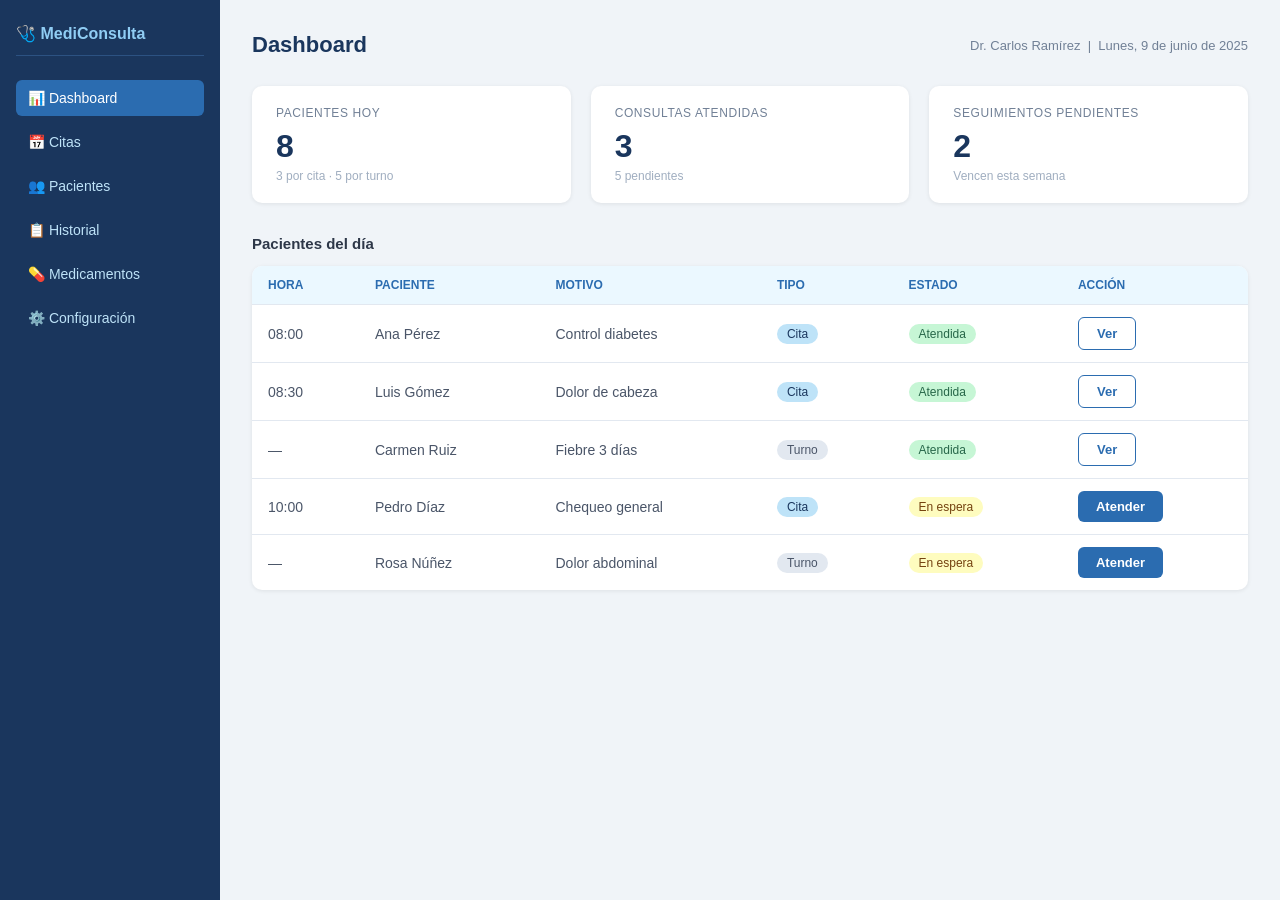
<file: index.html>
<!DOCTYPE html>
<html lang="es">
<head>
  <meta charset="UTF-8" />
  <meta name="viewport" content="width=device-width, initial-scale=1.0"/>
  <title>MediConsulta – Dashboard</title>
  <link rel="stylesheet" href="styles.css" />
</head>
<body>

  <!-- SIDEBAR -->
  <nav class="sidebar">
    <h2>🩺 MediConsulta</h2>
    <a href="index.html" class="active">📊 Dashboard</a>
    <a href="#">📅 Citas</a>
    <a href="#">👥 Pacientes</a>
    <a href="historial.html">📋 Historial</a>
    <a href="#">💊 Medicamentos</a>
    <a href="#">⚙️ Configuración</a>
  </nav>

  <!-- MAIN -->
  <main class="main">

    <!-- HEADER -->
    <div class="header">
      <h1>Dashboard</h1>
      <span>Dr. Carlos Ramírez &nbsp;|&nbsp; Lunes, 9 de junio de 2025</span>
    </div>

    <!-- CARDS RESUMEN -->
    <div class="cards">
      <div class="card">
        <div class="label">Pacientes hoy</div>
        <div class="number">8</div>
        <div class="sub">3 por cita · 5 por turno</div>
      </div>
      <div class="card">
        <div class="label">Consultas atendidas</div>
        <div class="number">3</div>
        <div class="sub">5 pendientes</div>
      </div>
      <div class="card">
        <div class="label">Seguimientos pendientes</div>
        <div class="number">2</div>
        <div class="sub">Vencen esta semana</div>
      </div>
    </div>

    <!-- TABLA DE CITAS DEL DÍA -->
    <div class="section-title">Pacientes del día</div>
    <table>
      <thead>
        <tr>
          <th>Hora</th>
          <th>Paciente</th>
          <th>Motivo</th>
          <th>Tipo</th>
          <th>Estado</th>
          <th>Acción</th>
        </tr>
      </thead>
      <tbody>
        <tr>
          <td>08:00</td>
          <td>Ana Pérez</td>
          <td>Control diabetes</td>
          <td><span class="badge azul">Cita</span></td>
          <td><span class="badge verde">Atendida</span></td>
          <td><button class="btn btn-outline">Ver</button></td>
        </tr>
        <tr>
          <td>08:30</td>
          <td>Luis Gómez</td>
          <td>Dolor de cabeza</td>
          <td><span class="badge azul">Cita</span></td>
          <td><span class="badge verde">Atendida</span></td>
          <td><button class="btn btn-outline">Ver</button></td>
        </tr>
        <tr>
          <td>—</td>
          <td>Carmen Ruiz</td>
          <td>Fiebre 3 días</td>
          <td><span class="badge gris">Turno</span></td>
          <td><span class="badge verde">Atendida</span></td>
          <td><button class="btn btn-outline">Ver</button></td>
        </tr>
        <tr>
          <td>10:00</td>
          <td>Pedro Díaz</td>
          <td>Chequeo general</td>
          <td><span class="badge azul">Cita</span></td>
          <td><span class="badge amarillo">En espera</span></td>
          <td><button class="btn btn-primary" onclick="mostrarFormulario()">Atender</button></td>
        </tr>
        <tr>
          <td>—</td>
          <td>Rosa Núñez</td>
          <td>Dolor abdominal</td>
          <td><span class="badge gris">Turno</span></td>
          <td><span class="badge amarillo">En espera</span></td>
          <td><button class="btn btn-primary">Atender</button></td>
        </tr>
      </tbody>
    </table>

    <!-- FORMULARIO DE CONSULTA -->
    <div id="formulario" style="display:none;">
      <div class="section-title">📝 Registrar Consulta — Pedro Díaz</div>

      <!-- DATOS DEL PACIENTE -->
      <div class="form-section">
        <div class="form-section-title">Datos del paciente</div>
        <div class="form-grid">
          <div class="form-group">
            <label>Nombre completo</label>
            <input type="text" value="Pedro Díaz" readonly />
          </div>
          <div class="form-group">
            <label>Fecha de nacimiento</label>
            <input type="text" value="12/04/1978" readonly />
          </div>
          <div class="form-group">
            <label>Cédula / ID</label>
            <input type="text" value="001-0012345-6" readonly />
          </div>
          <div class="form-group">
            <label>Tipo de consulta</label>
            <select>
              <option>Cita programada</option>
              <option>Turno espontáneo</option>
              <option>Control / Seguimiento</option>
            </select>
          </div>
        </div>
      </div>

      <!-- MOTIVO -->
      <div class="form-section">
        <div class="form-section-title">Motivo y enfermedad actual</div>
        <div class="form-grid">
          <div class="form-group">
            <label>Motivo de consulta</label>
            <input type="text" placeholder="Ej: Chequeo general anual" />
          </div>
          <div class="form-group">
            <label>Tiempo de evolución</label>
            <input type="text" placeholder="Ej: 3 días, 2 semanas" />
          </div>
        </div>
        <div class="form-group">
          <label>Descripción de la enfermedad actual</label>
          <textarea placeholder="Descripción detallada de los síntomas y su evolución..."></textarea>
        </div>
      </div>

      <!-- SIGNOS VITALES -->
      <div class="form-section">
        <div class="form-section-title">Signos vitales</div>
        <div class="signos-grid">
          <div class="form-group">
            <label>Tensión arterial</label>
            <input type="text" placeholder="120/80 mmHg" />
          </div>
          <div class="form-group">
            <label>Frecuencia cardíaca</label>
            <input type="text" placeholder="72 lpm" />
          </div>
          <div class="form-group">
            <label>Temperatura</label>
            <input type="text" placeholder="36.5 °C" />
          </div>
          <div class="form-group">
            <label>Peso</label>
            <input type="text" placeholder="70 kg" />
          </div>
          <div class="form-group">
            <label>Talla</label>
            <input type="text" placeholder="1.70 m" />
          </div>
          <div class="form-group">
            <label>SpO2</label>
            <input type="text" placeholder="98%" />
          </div>
        </div>
      </div>

      <!-- EXAMEN FÍSICO -->
      <div class="form-section">
        <div class="form-section-title">Examen físico</div>
        <div class="form-group">
          <textarea placeholder="Hallazgos del examen físico por sistemas..."></textarea>
        </div>
      </div>

      <!-- DIAGNÓSTICO -->
      <div class="form-section">
        <div class="form-section-title">Diagnóstico</div>
        <div class="form-grid">
          <div class="form-group">
            <label>Diagnóstico</label>
            <input type="text" placeholder="Ej: Hipertensión arterial esencial" />
          </div>
          <div class="form-group">
            <label>Código CIE-10</label>
            <input type="text" placeholder="Ej: I10" />
          </div>
          <div class="form-group">
            <label>Tipo de diagnóstico</label>
            <select>
              <option>Presuntivo</option>
              <option>Definitivo</option>
            </select>
          </div>
        </div>
      </div>

      <!-- PLAN -->
      <div class="form-section">
        <div class="form-section-title">Plan de tratamiento</div>
        <div class="form-group" style="margin-bottom:12px;">
          <label>Medicamentos recetados</label>
          <textarea placeholder="Nombre, dosis, vía, frecuencia, duración..."></textarea>
        </div>
        <div class="form-group" style="margin-bottom:12px;">
          <label>Exámenes solicitados</label>
          <textarea placeholder="Ej: Hemograma completo, glucosa en ayunas..."></textarea>
        </div>
        <div class="form-group">
          <label>Indicaciones generales</label>
          <textarea placeholder="Reposo, dieta, actividad física, otros cuidados..."></textarea>
        </div>
      </div>

      <!-- SEGUIMIENTO -->
      <div class="form-section">
        <div class="form-section-title">Seguimiento</div>
        <div class="form-grid">
          <div class="form-group">
            <label>Tipo de seguimiento</label>
            <select>
              <option>Cita de control</option>
              <option>Llamada telefónica</option>
              <option>Alta médica</option>
            </select>
          </div>
          <div class="form-group">
            <label>Fecha del próximo control</label>
            <input type="date" />
          </div>
        </div>
        <div class="form-group">
          <label>Notas de seguimiento</label>
          <textarea placeholder="Indicaciones especiales para el seguimiento..."></textarea>
        </div>
      </div>

      <!-- BOTONES -->
      <div class="form-actions">
        <button class="btn btn-outline" onclick="ocultarFormulario()">Cancelar</button>
        <button class="btn btn-outline">🖨️ Imprimir receta</button>
        <button class="btn btn-primary">💾 Guardar consulta</button>
      </div>
    </div>

  </main>

  <script>
    function mostrarFormulario() {
      document.getElementById('formulario').style.display = 'block';
      document.getElementById('formulario').scrollIntoView({ behavior: 'smooth' });
    }
    function ocultarFormulario() {
      document.getElementById('formulario').style.display = 'none';
    }
  </script>

</body>
</html>
</file>
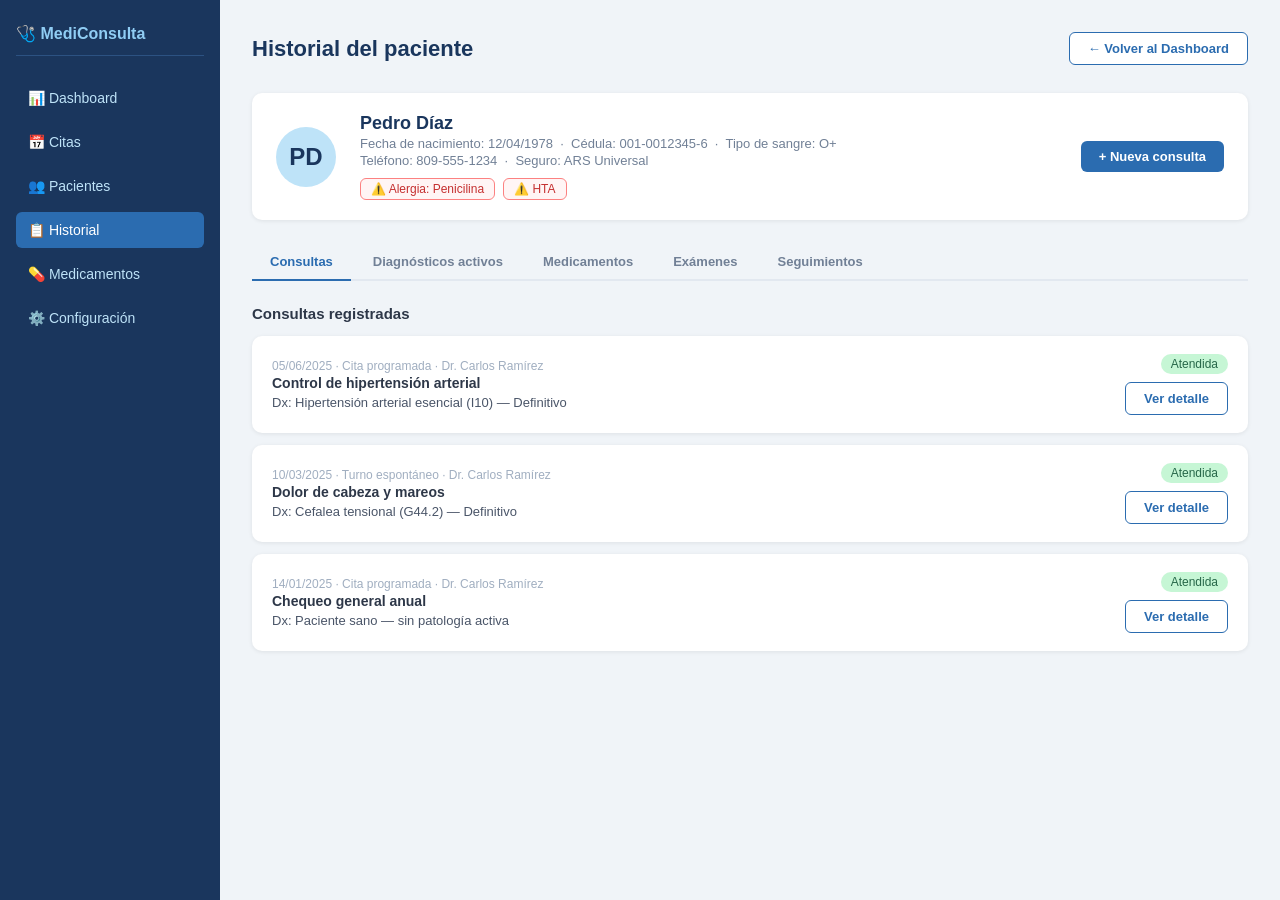
<file: historial.html>
<!DOCTYPE html>
<html lang="es">
<head>
  <meta charset="UTF-8" />
  <meta name="viewport" content="width=device-width, initial-scale=1.0"/>
  <title>MediConsulta – Historial</title>
  <link rel="stylesheet" href="styles.css" />
</head>
<body>

  <!-- SIDEBAR -->
  <nav class="sidebar">
    <h2>🩺 MediConsulta</h2>
    <a href="index.html">📊 Dashboard</a>
    <a href="#">📅 Citas</a>
    <a href="#">👥 Pacientes</a>
    <a href="historial.html" class="active">📋 Historial</a>
    <a href="#">💊 Medicamentos</a>
    <a href="#">⚙️ Configuración</a>
  </nav>

  <!-- MAIN -->
  <main class="main">

    <div class="header">
      <h1>Historial del paciente</h1>
      <a href="index.html"><button class="btn btn-outline">← Volver al Dashboard</button></a>
    </div>

    <!-- TARJETA DEL PACIENTE -->
    <div class="patient-card">
      <div class="patient-avatar">PD</div>
      <div class="patient-info">
        <h2>Pedro Díaz</h2>
        <p>Fecha de nacimiento: 12/04/1978 &nbsp;·&nbsp; Cédula: 001-0012345-6 &nbsp;·&nbsp; Tipo de sangre: O+</p>
        <p>Teléfono: 809-555-1234 &nbsp;·&nbsp; Seguro: ARS Universal</p>
        <div class="alert-tags">
          <span class="alert-tag">⚠️ Alergia: Penicilina</span>
          <span class="alert-tag">⚠️ HTA</span>
        </div>
      </div>
      <div style="margin-left:auto;">
        <button class="btn btn-primary" onclick="window.location='index.html'">+ Nueva consulta</button>
      </div>
    </div>

    <!-- TABS -->
    <div class="tabs">
      <div class="tab active">Consultas</div>
      <div class="tab">Diagnósticos activos</div>
      <div class="tab">Medicamentos</div>
      <div class="tab">Exámenes</div>
      <div class="tab">Seguimientos</div>
    </div>

    <!-- LISTA DE CONSULTAS -->
    <div class="section-title">Consultas registradas</div>

    <div class="consulta-item">
      <div>
        <div class="consulta-fecha">05/06/2025 · Cita programada · Dr. Carlos Ramírez</div>
        <div class="consulta-motivo">Control de hipertensión arterial</div>
        <div class="consulta-dx">Dx: Hipertensión arterial esencial (I10) — Definitivo</div>
      </div>
      <div style="display:flex; flex-direction:column; align-items:flex-end; gap:8px;">
        <span class="badge verde">Atendida</span>
        <button class="btn btn-outline" onclick="toggleDetalle('d1')">Ver detalle</button>
      </div>
    </div>

    <!-- DETALLE EXPANDIBLE -->
    <div id="d1" style="display:none; background:white; border-radius:10px; padding:20px 24px; margin-bottom:12px; box-shadow:0 1px 4px rgba(0,0,0,0.08);">
      <p style="font-size:13px; color:#4a5568; margin-bottom:12px;"><strong>Motivo:</strong> Control de presión arterial y revisión de medicamentos.</p>
      <p style="font-size:13px; color:#4a5568; margin-bottom:12px;"><strong>Signos vitales:</strong> TA 140/90 mmHg · FC 78 lpm · T° 36.4°C · Peso 82 kg · SpO2 97%</p>
      <p style="font-size:13px; color:#4a5568; margin-bottom:12px;"><strong>Plan:</strong> Losartán 50mg cada 12h. Dieta hiposódica. Ejercicio moderado 30 min/día.</p>
      <p style="font-size:13px; color:#4a5568; margin-bottom:12px;"><strong>Seguimiento:</strong> Control en 30 días — 05/07/2025</p>
      <div style="display:flex; gap:8px;">
        <span class="badge amarillo">Seguimiento pendiente</span>
        <button class="btn btn-outline" style="font-size:12px; padding:4px 12px;">🖨️ Imprimir</button>
      </div>
    </div>

    <div class="consulta-item">
      <div>
        <div class="consulta-fecha">10/03/2025 · Turno espontáneo · Dr. Carlos Ramírez</div>
        <div class="consulta-motivo">Dolor de cabeza y mareos</div>
        <div class="consulta-dx">Dx: Cefalea tensional (G44.2) — Definitivo</div>
      </div>
      <div style="display:flex; flex-direction:column; align-items:flex-end; gap:8px;">
        <span class="badge verde">Atendida</span>
        <button class="btn btn-outline" onclick="toggleDetalle('d2')">Ver detalle</button>
      </div>
    </div>

    <div id="d2" style="display:none; background:white; border-radius:10px; padding:20px 24px; margin-bottom:12px; box-shadow:0 1px 4px rgba(0,0,0,0.08);">
      <p style="font-size:13px; color:#4a5568; margin-bottom:12px;"><strong>Motivo:</strong> Paciente refiere cefalea de 2 días de evolución, de intensidad moderada, sin fiebre.</p>
      <p style="font-size:13px; color:#4a5568; margin-bottom:12px;"><strong>Signos vitales:</strong> TA 130/85 mmHg · FC 82 lpm · T° 36.6°C · Peso 82 kg · SpO2 98%</p>
      <p style="font-size:13px; color:#4a5568; margin-bottom:12px;"><strong>Plan:</strong> Ibuprofeno 400mg c/8h por 3 días. Reposo relativo. Hidratación adecuada.</p>
      <p style="font-size:13px; color:#4a5568;"><strong>Seguimiento:</strong> Alta — sin control programado.</p>
      <div style="margin-top:10px;">
        <span class="badge verde">Alta</span>
      </div>
    </div>

    <div class="consulta-item">
      <div>
        <div class="consulta-fecha">14/01/2025 · Cita programada · Dr. Carlos Ramírez</div>
        <div class="consulta-motivo">Chequeo general anual</div>
        <div class="consulta-dx">Dx: Paciente sano — sin patología activa</div>
      </div>
      <div style="display:flex; flex-direction:column; align-items:flex-end; gap:8px;">
        <span class="badge verde">Atendida</span>
        <button class="btn btn-outline" onclick="toggleDetalle('d3')">Ver detalle</button>
      </div>
    </div>

    <div id="d3" style="display:none; background:white; border-radius:10px; padding:20px 24px; margin-bottom:12px; box-shadow:0 1px 4px rgba(0,0,0,0.08);">
      <p style="font-size:13px; color:#4a5568; margin-bottom:12px;"><strong>Motivo:</strong> Chequeo preventivo anual sin síntomas.</p>
      <p style="font-size:13px; color:#4a5568; margin-bottom:12px;"><strong>Signos vitales:</strong> TA 125/80 mmHg · FC 70 lpm · T° 36.5°C · Peso 80 kg · SpO2 99%</p>
      <p style="font-size:13px; color:#4a5568; margin-bottom:12px;"><strong>Plan:</strong> Exámenes solicitados: hemograma, glucosa, perfil lipídico. Control en 1 año.</p>
      <div style="margin-top:10px;">
        <span class="badge gris">Control anual</span>
      </div>
    </div>

  </main>

  <script>
    function toggleDetalle(id) {
      const el = document.getElementById(id);
      el.style.display = el.style.display === 'none' ? 'block' : 'none';
    }
  </script>

</body>
</html>
</file>
<file: styles.css>
* {
  margin: 0;
  padding: 0;
  box-sizing: border-box;
}

body {
  font-family: 'Segoe UI', sans-serif;
  background: #f0f4f8;
  color: #1a202c;
}

/* SIDEBAR */
.sidebar {
  width: 220px;
  background: #1a365d;
  color: white;
  height: 100vh;
  position: fixed;
  top: 0;
  left: 0;
  padding: 24px 16px;
  display: flex;
  flex-direction: column;
  gap: 8px;
}

.sidebar h2 {
  font-size: 16px;
  color: #90cdf4;
  margin-bottom: 16px;
  border-bottom: 1px solid #2c5282;
  padding-bottom: 12px;
}

.sidebar a {
  color: #bee3f8;
  text-decoration: none;
  padding: 10px 12px;
  border-radius: 6px;
  font-size: 14px;
  display: block;
  transition: background 0.2s;
}

.sidebar a:hover,
.sidebar a.active {
  background: #2b6cb0;
  color: white;
}

/* MAIN */
.main {
  margin-left: 220px;
  padding: 32px;
}

/* HEADER */
.header {
  display: flex;
  justify-content: space-between;
  align-items: center;
  margin-bottom: 28px;
}

.header h1 {
  font-size: 22px;
  font-weight: 700;
  color: #1a365d;
}

.header span {
  font-size: 13px;
  color: #718096;
}

/* CARDS */
.cards {
  display: grid;
  grid-template-columns: repeat(3, 1fr);
  gap: 20px;
  margin-bottom: 32px;
}

.card {
  background: white;
  border-radius: 10px;
  padding: 20px 24px;
  box-shadow: 0 1px 4px rgba(0,0,0,0.08);
}

.card .label {
  font-size: 12px;
  color: #718096;
  text-transform: uppercase;
  letter-spacing: 0.05em;
  margin-bottom: 8px;
}

.card .number {
  font-size: 32px;
  font-weight: 700;
  color: #1a365d;
}

.card .sub {
  font-size: 12px;
  color: #a0aec0;
  margin-top: 4px;
}

/* TABLE */
.section-title {
  font-size: 15px;
  font-weight: 600;
  color: #2d3748;
  margin-bottom: 14px;
}

table {
  width: 100%;
  border-collapse: collapse;
  background: white;
  border-radius: 10px;
  overflow: hidden;
  box-shadow: 0 1px 4px rgba(0,0,0,0.08);
  margin-bottom: 32px;
}

th {
  background: #ebf8ff;
  color: #2b6cb0;
  font-size: 12px;
  font-weight: 600;
  text-transform: uppercase;
  padding: 12px 16px;
  text-align: left;
}

td {
  padding: 12px 16px;
  font-size: 14px;
  border-top: 1px solid #e2e8f0;
  color: #4a5568;
}

/* BADGES */
.badge {
  display: inline-block;
  padding: 3px 10px;
  border-radius: 12px;
  font-size: 12px;
  font-weight: 500;
}

.badge.verde { background: #c6f6d5; color: #276749; }
.badge.amarillo { background: #fefcbf; color: #744210; }
.badge.azul { background: #bee3f8; color: #1a365d; }
.badge.gris { background: #e2e8f0; color: #4a5568; }

/* BUTTON */
.btn {
  padding: 8px 18px;
  border: none;
  border-radius: 6px;
  font-size: 13px;
  font-weight: 600;
  cursor: pointer;
}

.btn-primary {
  background: #2b6cb0;
  color: white;
}

.btn-outline {
  background: white;
  border: 1px solid #2b6cb0;
  color: #2b6cb0;
}

/* FORM */
.form-grid {
  display: grid;
  grid-template-columns: 1fr 1fr;
  gap: 16px;
  margin-bottom: 24px;
}

.form-group {
  display: flex;
  flex-direction: column;
  gap: 6px;
}

.form-group label {
  font-size: 13px;
  font-weight: 600;
  color: #4a5568;
}

.form-group input,
.form-group select,
.form-group textarea {
  padding: 9px 12px;
  border: 1px solid #cbd5e0;
  border-radius: 6px;
  font-size: 14px;
  color: #2d3748;
  background: white;
}

.form-group textarea {
  resize: vertical;
  min-height: 80px;
}

.form-section {
  background: white;
  border-radius: 10px;
  padding: 24px;
  box-shadow: 0 1px 4px rgba(0,0,0,0.08);
  margin-bottom: 20px;
}

.form-section-title {
  font-size: 14px;
  font-weight: 700;
  color: #1a365d;
  border-left: 4px solid #2b6cb0;
  padding-left: 10px;
  margin-bottom: 16px;
}

.signos-grid {
  display: grid;
  grid-template-columns: repeat(3, 1fr);
  gap: 12px;
}

.form-actions {
  display: flex;
  gap: 12px;
  justify-content: flex-end;
  margin-top: 8px;
}

/* HISTORIAL */
.tabs {
  display: flex;
  gap: 4px;
  margin-bottom: 24px;
  border-bottom: 2px solid #e2e8f0;
}

.tab {
  padding: 10px 18px;
  font-size: 13px;
  font-weight: 600;
  color: #718096;
  cursor: pointer;
  border-bottom: 2px solid transparent;
  margin-bottom: -2px;
}

.tab.active {
  color: #2b6cb0;
  border-bottom-color: #2b6cb0;
}

.patient-card {
  background: white;
  border-radius: 10px;
  padding: 20px 24px;
  box-shadow: 0 1px 4px rgba(0,0,0,0.08);
  display: flex;
  align-items: center;
  gap: 24px;
  margin-bottom: 24px;
}

.patient-avatar {
  width: 60px;
  height: 60px;
  border-radius: 50%;
  background: #bee3f8;
  display: flex;
  align-items: center;
  justify-content: center;
  font-size: 24px;
  font-weight: 700;
  color: #1a365d;
  flex-shrink: 0;
}

.patient-info h2 {
  font-size: 18px;
  font-weight: 700;
  color: #1a365d;
}

.patient-info p {
  font-size: 13px;
  color: #718096;
  margin-top: 2px;
}

.alert-tags {
  display: flex;
  gap: 8px;
  margin-top: 10px;
}

.alert-tag {
  background: #fff5f5;
  color: #c53030;
  border: 1px solid #fc8181;
  border-radius: 6px;
  padding: 3px 10px;
  font-size: 12px;
  font-weight: 500;
}

.consulta-item {
  background: white;
  border-radius: 10px;
  padding: 18px 20px;
  box-shadow: 0 1px 4px rgba(0,0,0,0.08);
  margin-bottom: 12px;
  display: flex;
  justify-content: space-between;
  align-items: center;
}

.consulta-fecha {
  font-size: 12px;
  color: #a0aec0;
}

.consulta-motivo {
  font-size: 14px;
  font-weight: 600;
  color: #2d3748;
  margin-top: 2px;
}

.consulta-dx {
  font-size: 13px;
  color: #4a5568;
  margin-top: 4px;
}
</file>
